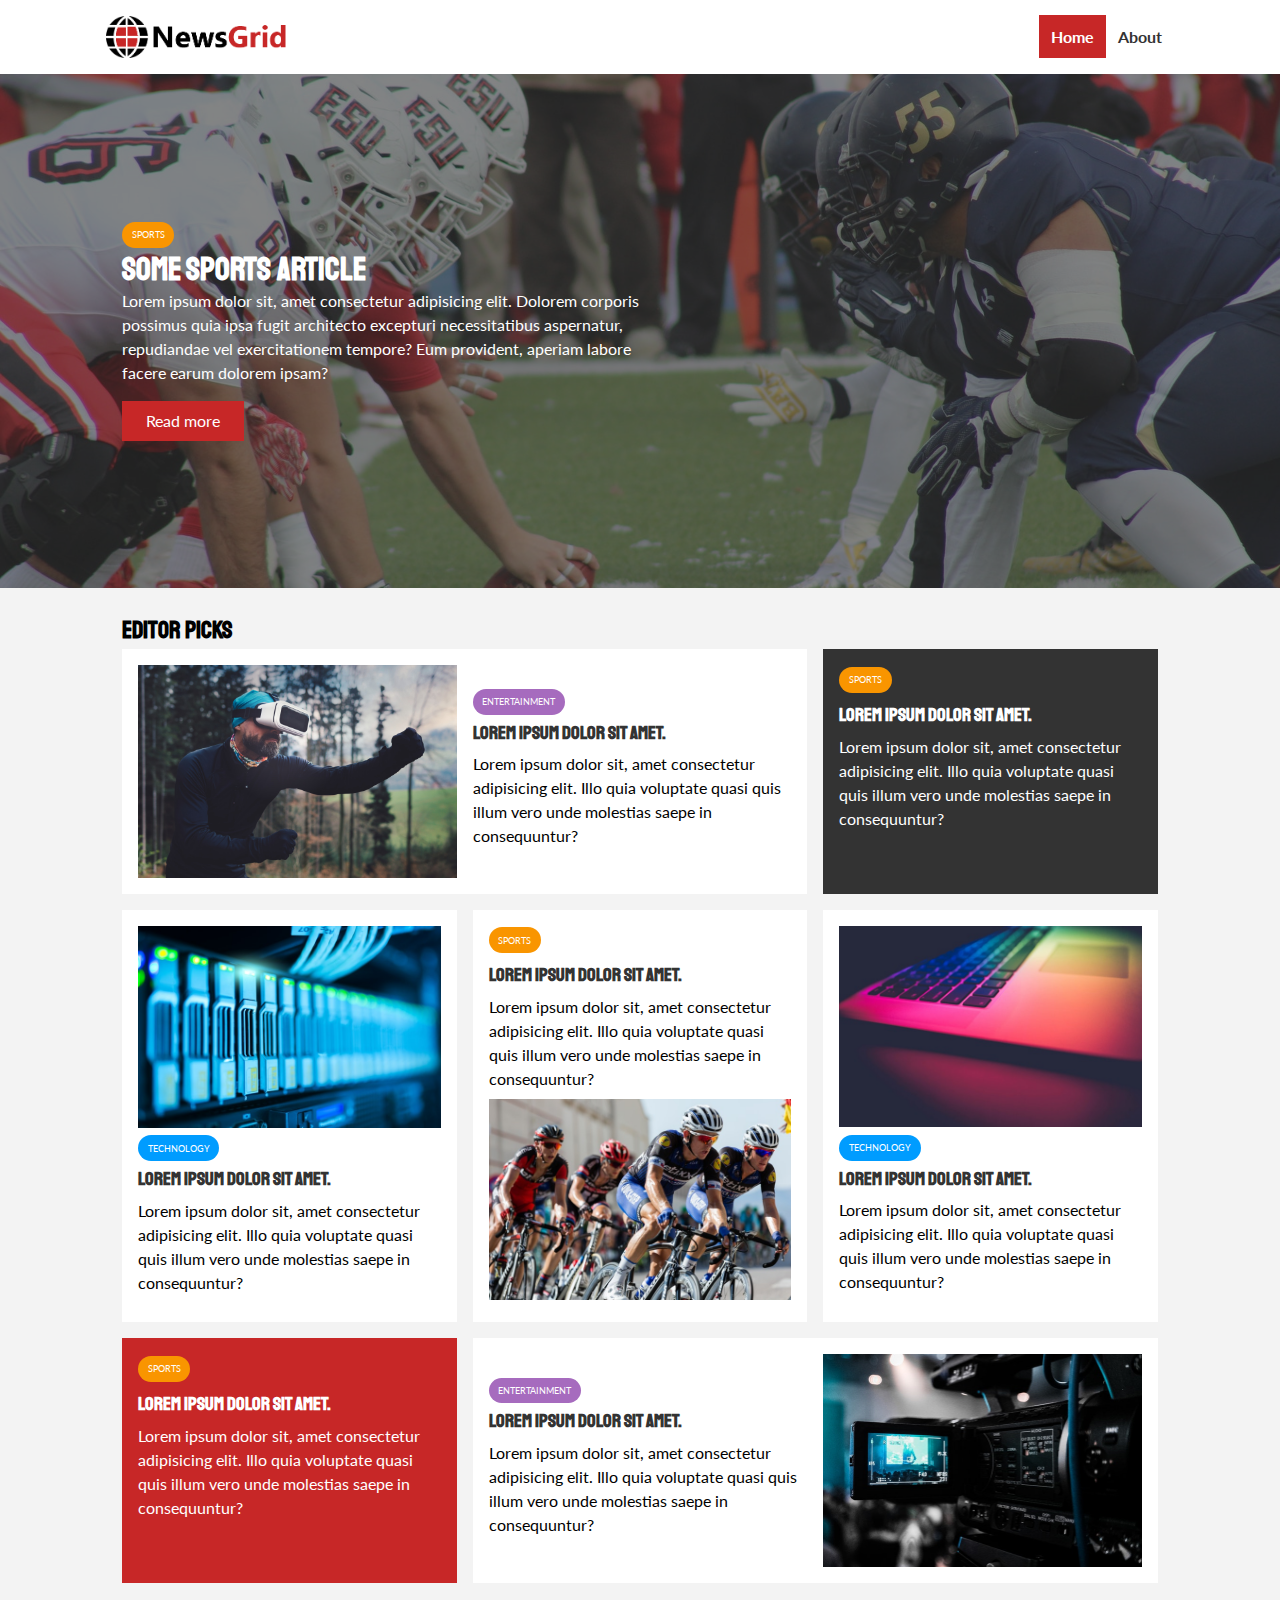
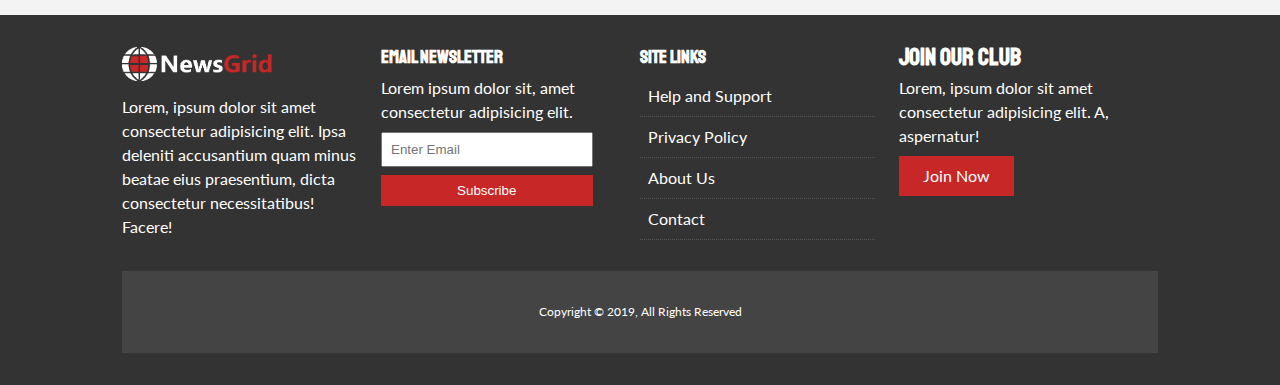
<file: index.html>
<!DOCTYPE html>
<html lang="en">
<head>
  <meta charset="UTF-8">
  <meta http-equiv="X-UA-Compatible" content="IE=edge">
  <link rel="preconnect" href="https://fonts.gstatic.com">
<link href="https://fonts.googleapis.com/css2?family=Lato&display=swap" rel="stylesheet">
  <meta name="viewport" content="width=device-width, initial-scale=1.0">
  <link rel="preconnect" href="https://fonts.gstatic.com">
<link href="https://fonts.googleapis.com/css2?family=Lato:ital,wght@1,300&family=Staatliches&display=swap" rel="stylesheet">
  <link rel="stylesheet" href="https://use.fontawesome.com/releases/v5.6.3/css/all.css" integrity="sha384-UHRtZLI+pbxtHCWp1t77Bi1L4ZtiqrqD80Kn4Z8NTSRyMA2Fd33n5dQ8lWUE00s/" crossorigin="anonymous">
  <link rel="stylesheet" href="/css/style.css">
  <link rel="stylesheet" media="screen and (max-width:768px)" href="/css/mobile.css">
  <link rel="shortcut icon" type="image/x-icon" href="/favicon.ico">
  <title>NewsGrid | Latest News</title>
</head>
<body>
  <!-- Navigation bar -->
  <nav id="main-nav">
    <div class="container">
      <img src="/image_resources/logo.png" alt="logo" class="logo">
      <div class="social">
        <a href="https:www.facebook.com" target="_blank"><i class="fab fa-facebook fa-2x"></i></a>
        <a href="https:www.twitter.com" target="_blank"><i class="fab fa-twitter fa-2x"></i></a>
        <a href="https:www.instagram.com" target="_blank"><i class="fab fa-instagram fa-2x"></i></a>
        <a href="https:www.youtube.com" target="_blank"><i class="fab fa-youtube fa-2x"></i></a>
      </div>
      <ul>
        <li><a href="index.html" class="current">Home</a></li>
        <li><a href="about.html" >About</a></li>
      </ul>
    </div>
  </nav>

  <!-- show case -->
  <header id="showcase">
    <div class="container">
      <div class="showcase-container">
        <div class="showcase-content">
          <div class="category category-sport">
            Sports</div>
            <h1>Some sports Article</h1>
            <p>Lorem ipsum dolor sit, amet consectetur adipisicing elit. Dolorem corporis possimus quia ipsa fugit architecto excepturi necessitatibus aspernatur, repudiandae vel exercitationem tempore? Eum provident, aperiam labore facere earum dolorem ipsam?</p>
            <a href="article.html" class="btn btn-primary">Read more</a>
        </div>
      </div>
    </div>
  </header>

  <!-- home articles -->
  <section id="home-articles" class="py-2">
    <div class="container">
      <h2>Editor Picks</h2>
    <div class="articles-container">
      <article class="card">
        <img src="/image_resources/articles/ent1.jpg" alt="article-1">
        <div>
          <div class="category category-ent">Entertainment  </div>
          <h3><a href="/article.html">Lorem ipsum dolor sit amet.</a></h3>
          <p>Lorem ipsum dolor sit, amet consectetur adipisicing elit. Illo quia voluptate quasi quis illum vero unde molestias saepe in consequuntur?</p>
        </div>
      </article>
      <article class="card bg-dark">
       
          <div class="category category-sport">Sports</div>
          <h3><a href="/article.html">Lorem ipsum dolor sit amet.</a></h3>
          <p>Lorem ipsum dolor sit, amet consectetur adipisicing elit. Illo quia voluptate quasi quis illum vero unde molestias saepe in consequuntur?</p>
        
      </article>
      <article class="card">
       <img src="/image_resources/articles/tech1.jpg" alt="techno">
        <div class="category category-tech">Technology</div>
        <h3><a href="/article.html">Lorem ipsum dolor sit amet.</a></h3>
        <p>Lorem ipsum dolor sit, amet consectetur adipisicing elit. Illo quia voluptate quasi quis illum vero unde molestias saepe in consequuntur?</p>
      
    </article>
    <article class="card">
       <div class="category category-sport">Sports</div>
       <h3><a href="/article.html">Lorem ipsum dolor sit amet.</a></h3>
       <p>Lorem ipsum dolor sit, amet consectetur adipisicing elit. Illo quia voluptate quasi quis illum vero unde molestias saepe in consequuntur?</p>
       <img src="/image_resources/articles/sports1.jpg" alt="techno">
   </article>
   <article class="card">
    <img src="/image_resources/articles/tech2.jpg" alt="techno">
     <div class="category category-tech">Technology</div>
     <h3><a href="/article.html">Lorem ipsum dolor sit amet.</a></h3>
     <p>Lorem ipsum dolor sit, amet consectetur adipisicing elit. Illo quia voluptate quasi quis illum vero unde molestias saepe in consequuntur?</p>
   
 </article>
 <article class="card bg-primary">
       
  <div class="category category-sport">Sports</div>
  <h3><a href="/article.html">Lorem ipsum dolor sit amet.</a></h3>
  <p>Lorem ipsum dolor sit, amet consectetur adipisicing elit. Illo quia voluptate quasi quis illum vero unde molestias saepe in consequuntur?</p>

</article>
<article class="card">
  
  <div>
    <div class="category category-ent">Entertainment  </div>
    <h3><a href="/article.html">Lorem ipsum dolor sit amet.</a></h3>
    <p>Lorem ipsum dolor sit, amet consectetur adipisicing elit. Illo quia voluptate quasi quis illum vero unde molestias saepe in consequuntur?</p>
  </div>
  <img src="/image_resources/articles/ent2.jpg" alt="article-1">
</article> 
    </div>
    </div>
  </section>

  <!-- footer -->
  <footer id="main-footer" class="py-2">
    <div class="container footer-container">
      <div><img src="/image_resources/logo_light.png" alt="logo">
      <p>Lorem, ipsum dolor sit amet consectetur adipisicing elit. Ipsa deleniti accusantium quam minus beatae eius praesentium, dicta consectetur necessitatibus! Facere!</p>
      </div>
      <div>
        <h3>Email Newsletter</h3>
        <p>Lorem ipsum dolor sit, amet consectetur adipisicing elit.</p>
        <form action="">
          <input type="email" name="email" id="email" placeholder="Enter Email">
          <input type="submit" value="Subscribe" class="btn btn-primary">
        </form>
      </div>
      <div>
        <h3>Site Links</h3>
        <ul class="list">
          <li><a href="#">Help and Support</a></li>
          <li><a href="#">Privacy Policy</a></li>
          <li><a href="#">About Us</a></li>
          <li><a href="#">Contact</a></li>
        </ul>
      </div>
      <div>
        <h2>Join Our Club</h2>
        <p>Lorem, ipsum dolor sit amet consectetur adipisicing elit. A, aspernatur!</p>
        <a href="#" class="btn btn-primary">Join Now</a>
      </div>
      <div>
        <p>
          Copyright &copy; 2019, All Rights Reserved 
        </p>
      </div>
    </div>
  </footer>
</body>
</html>
</file>
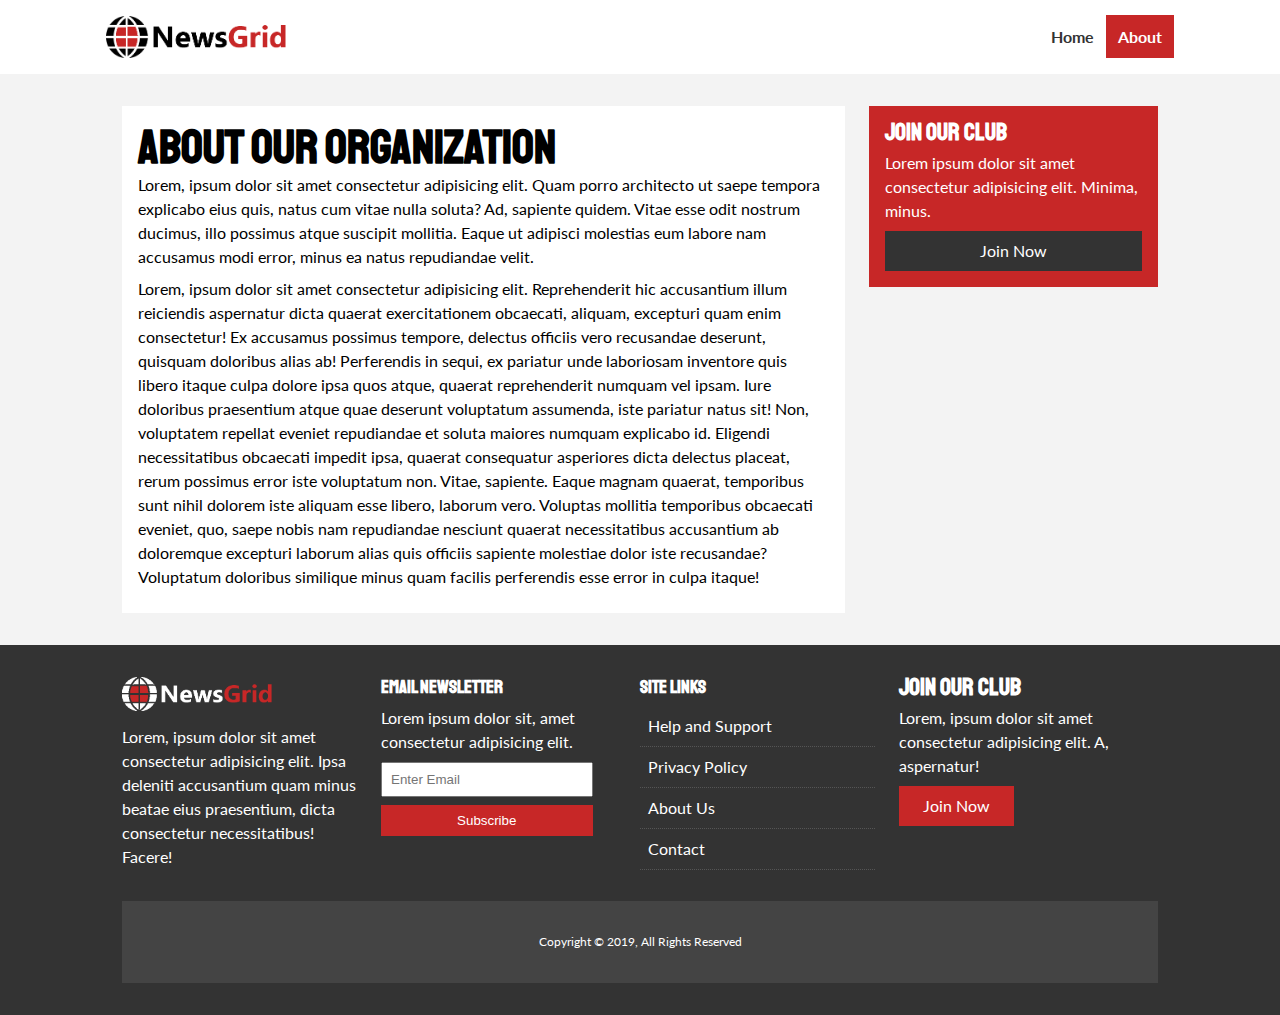
<file: about.html>
<!DOCTYPE html>
<html lang="en">
<head>
  <meta charset="UTF-8">
  <meta http-equiv="X-UA-Compatible" content="IE=edge">
  <link rel="preconnect" href="https://fonts.gstatic.com">
<link href="https://fonts.googleapis.com/css2?family=Lato&display=swap" rel="stylesheet">
  <meta name="viewport" content="width=device-width, initial-scale=1.0">
  <link rel="preconnect" href="https://fonts.gstatic.com">
<link href="https://fonts.googleapis.com/css2?family=Lato:ital,wght@1,300&family=Staatliches&display=swap" rel="stylesheet">
  <link rel="stylesheet" href="https://use.fontawesome.com/releases/v5.6.3/css/all.css" integrity="sha384-UHRtZLI+pbxtHCWp1t77Bi1L4ZtiqrqD80Kn4Z8NTSRyMA2Fd33n5dQ8lWUE00s/" crossorigin="anonymous">
  <link rel="stylesheet" href="/css/style.css">
  <link rel="stylesheet" media="screen and (max-width:768px)" href="/css/mobile.css">
  <link rel="shortcut icon" type="image/x-icon" href="/favicon.ico">
  <title>NewsGrid | About</title>
</head>
<body>
  <!-- Navigation bar -->
  <nav id="main-nav">
    <div class="container">
      <img src="/image_resources/logo.png" alt="logo" class="logo">
      <div class="social">
        <a href="https:www.facebook.com" target="_blank"><i class="fab fa-facebook fa-2x"></i></a>
        <a href="https:www.twitter.com" target="_blank"><i class="fab fa-twitter fa-2x"></i></a>
        <a href="https:www.instagram.com" target="_blank"><i class="fab fa-instagram fa-2x"></i></a>
        <a href="https:www.youtube.com" target="_blank"><i class="fab fa-youtube fa-2x"></i></a>
      </div>
      <ul>
        <li><a href="index.html" >Home</a></li>
        <li><a href="about.html" class="current">About</a></li>
      </ul>
    </div>
  </nav>

  <section id="about">
    <div class="container">
      <div class="page-container">
        <article class="card">
          <h1 class="l-heading">
            About Our Organization
          </h1>
          <p>Lorem, ipsum dolor sit amet consectetur adipisicing elit. Quam porro architecto ut saepe tempora explicabo eius quis, natus cum vitae nulla soluta? Ad, sapiente quidem. Vitae esse odit nostrum ducimus, illo possimus atque suscipit mollitia. Eaque ut adipisci molestias eum labore nam accusamus modi error, minus ea natus repudiandae velit.</p>
          <p>Lorem, ipsum dolor sit amet consectetur adipisicing elit. Reprehenderit hic accusantium illum reiciendis aspernatur dicta quaerat exercitationem obcaecati, aliquam, excepturi quam enim consectetur! Ex accusamus possimus tempore, delectus officiis vero recusandae deserunt, quisquam doloribus alias ab! Perferendis in sequi, ex pariatur unde laboriosam inventore quis libero itaque culpa dolore ipsa quos atque, quaerat reprehenderit numquam vel ipsam. Iure doloribus praesentium atque quae deserunt voluptatum assumenda, iste pariatur natus sit! Non, voluptatem repellat eveniet repudiandae et soluta maiores numquam explicabo id. Eligendi necessitatibus obcaecati impedit ipsa, quaerat consequatur asperiores dicta delectus placeat, rerum possimus error iste voluptatum non. Vitae, sapiente. Eaque magnam quaerat, temporibus sunt nihil dolorem iste aliquam esse libero, laborum vero. Voluptas mollitia temporibus obcaecati eveniet, quo, saepe nobis nam repudiandae nesciunt quaerat necessitatibus accusantium ab doloremque excepturi laborum alias quis officiis sapiente molestiae dolor iste recusandae? Voluptatum doloribus similique minus quam facilis perferendis esse error in culpa itaque!</p>
        </article>
        <aside class="card bg-primary">
          <h2>Join Our Club</h2>
          <p>Lorem ipsum dolor sit amet consectetur adipisicing elit. Minima, minus.</p>
          <a href="#" class="btn btn-dark btn-block">Join Now</a>
        </aside>
      </div>
    </div>
  </section>
  

  <!-- footer -->
  <footer id="main-footer" class="py-2">
    <div class="container footer-container">
      <div><img src="/image_resources/logo_light.png" alt="logo">
      <p>Lorem, ipsum dolor sit amet consectetur adipisicing elit. Ipsa deleniti accusantium quam minus beatae eius praesentium, dicta consectetur necessitatibus! Facere!</p>
      </div>
      <div>
        <h3>Email Newsletter</h3>
        <p>Lorem ipsum dolor sit, amet consectetur adipisicing elit.</p>
        <form action="">
          <input type="email" name="email" id="email" placeholder="Enter Email">
          <input type="submit" value="Subscribe" class="btn btn-primary">
        </form>
      </div>
      <div>
        <h3>Site Links</h3>
        <ul class="list">
          <li><a href="#">Help and Support</a></li>
          <li><a href="#">Privacy Policy</a></li>
          <li><a href="#">About Us</a></li>
          <li><a href="#">Contact</a></li>
        </ul>
      </div>
      <div>
        <h2>Join Our Club</h2>
        <p>Lorem, ipsum dolor sit amet consectetur adipisicing elit. A, aspernatur!</p>
        <a href="#" class="btn btn-primary">Join Now</a>
      </div>
      <div>
        <p>
          Copyright &copy; 2019, All Rights Reserved 
        </p>
      </div>
    </div>
  </footer>
</body>
</html>
</file>
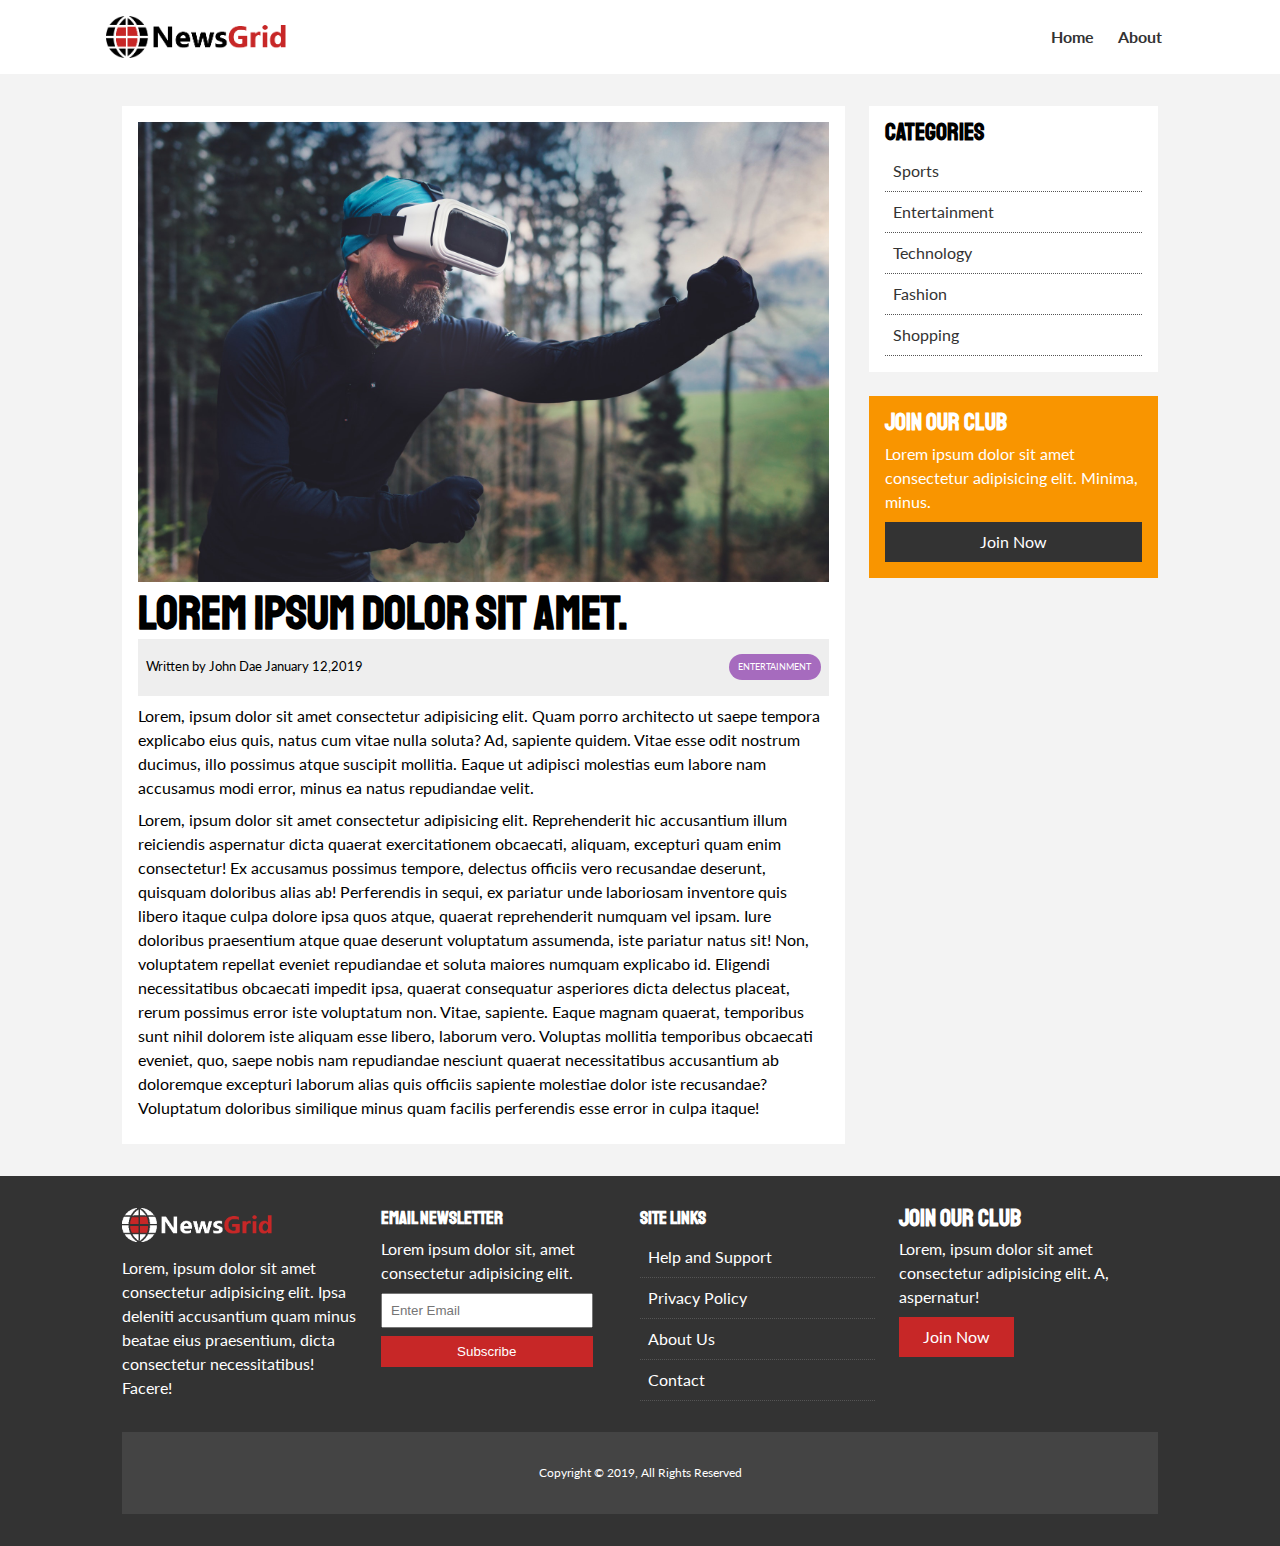
<file: article.html>
<!DOCTYPE html>
<html lang="en">
<head>
  <meta charset="UTF-8">
  <meta http-equiv="X-UA-Compatible" content="IE=edge">
  <link rel="preconnect" href="https://fonts.gstatic.com">
<link href="https://fonts.googleapis.com/css2?family=Lato&display=swap" rel="stylesheet">
  <meta name="viewport" content="width=device-width, initial-scale=1.0">
  <link rel="preconnect" href="https://fonts.gstatic.com">
<link href="https://fonts.googleapis.com/css2?family=Lato:ital,wght@1,300&family=Staatliches&display=swap" rel="stylesheet">
  <link rel="stylesheet" href="https://use.fontawesome.com/releases/v5.6.3/css/all.css" integrity="sha384-UHRtZLI+pbxtHCWp1t77Bi1L4ZtiqrqD80Kn4Z8NTSRyMA2Fd33n5dQ8lWUE00s/" crossorigin="anonymous">
  <link rel="stylesheet" href="/css/style.css">
  <link rel="stylesheet" media="screen and (max-width:768px)" href="/css/mobile.css">
  <link rel="shortcut icon" type="image/x-icon" href="/favicon.ico">
  <title>NewsGrid | Latest News</title>
</head>
<body>
  <!-- Navigation bar -->
  <nav id="main-nav">
    <div class="container">
      <img src="/image_resources/logo.png" alt="logo" class="logo">
      <div class="social">
        <a href="https:www.facebook.com" target="_blank"><i class="fab fa-facebook fa-2x"></i></a>
        <a href="https:www.twitter.com" target="_blank"><i class="fab fa-twitter fa-2x"></i></a>
        <a href="https:www.instagram.com" target="_blank"><i class="fab fa-instagram fa-2x"></i></a>
        <a href="https:www.youtube.com" target="_blank"><i class="fab fa-youtube fa-2x"></i></a>
      </div>
      <ul>
        <li><a href="index.html" >Home</a></li>
        <li><a href="about.html" >About</a></li>
      </ul>
    </div>
  </nav>

  <section id="article">
    <div class="container">
      <div class="page-container">
        <article class="card">
          <img src="/image_resources/articles/ent1.jpg" alt="">
          <h1 class="l-heading">
            Lorem ipsum dolor sit amet.
          </h1>
          <div class="meta">
            <small>
              <i class="fas fa-user"></i> Written by John Dae January 12,2019
            </small>
            <div class="category category-ent">
              Entertainment
            </div>
          </div>
          <p>Lorem, ipsum dolor sit amet consectetur adipisicing elit. Quam porro architecto ut saepe tempora explicabo eius quis, natus cum vitae nulla soluta? Ad, sapiente quidem. Vitae esse odit nostrum ducimus, illo possimus atque suscipit mollitia. Eaque ut adipisci molestias eum labore nam accusamus modi error, minus ea natus repudiandae velit.</p>
          <p>Lorem, ipsum dolor sit amet consectetur adipisicing elit. Reprehenderit hic accusantium illum reiciendis aspernatur dicta quaerat exercitationem obcaecati, aliquam, excepturi quam enim consectetur! Ex accusamus possimus tempore, delectus officiis vero recusandae deserunt, quisquam doloribus alias ab! Perferendis in sequi, ex pariatur unde laboriosam inventore quis libero itaque culpa dolore ipsa quos atque, quaerat reprehenderit numquam vel ipsam. Iure doloribus praesentium atque quae deserunt voluptatum assumenda, iste pariatur natus sit! Non, voluptatem repellat eveniet repudiandae et soluta maiores numquam explicabo id. Eligendi necessitatibus obcaecati impedit ipsa, quaerat consequatur asperiores dicta delectus placeat, rerum possimus error iste voluptatum non. Vitae, sapiente. Eaque magnam quaerat, temporibus sunt nihil dolorem iste aliquam esse libero, laborum vero. Voluptas mollitia temporibus obcaecati eveniet, quo, saepe nobis nam repudiandae nesciunt quaerat necessitatibus accusantium ab doloremque excepturi laborum alias quis officiis sapiente molestiae dolor iste recusandae? Voluptatum doloribus similique minus quam facilis perferendis esse error in culpa itaque!</p>
        </article>
        <aside id="categories" class="card">
          <h2>Categories</h2>
          <ul class="list">
            <li><a href="#"><i class="fas fa-chevron-right"></i> Sports</a></li>
            <li><a href="#"><i class="fas fa-chevron-right"></i> Entertainment</a></li>
            <li><a href="#"><i class="fas fa-chevron-right"></i> Technology</a></li>
            <li><a href="#"><i class="fas fa-chevron-right"></i> Fashion</a></li>
            <li><a href="#"><i class="fas fa-chevron-right"></i> Shopping</a></li>
          </ul>
        </aside>
        <aside class="card bg-secondary">
          <h2>Join Our Club</h2>
          <p>Lorem ipsum dolor sit amet consectetur adipisicing elit. Minima, minus.</p>
          <a href="#" class="btn btn-dark btn-block">Join Now</a>
        </aside>
      </div>
    </div>
  </section>
  

  <!-- footer -->
  <footer id="main-footer" class="py-2">
    <div class="container footer-container">
      <div><img src="/image_resources/logo_light.png" alt="logo">
      <p>Lorem, ipsum dolor sit amet consectetur adipisicing elit. Ipsa deleniti accusantium quam minus beatae eius praesentium, dicta consectetur necessitatibus! Facere!</p>
      </div>
      <div>
        <h3>Email Newsletter</h3>
        <p>Lorem ipsum dolor sit, amet consectetur adipisicing elit.</p>
        <form action="">
          <input type="email" name="email" id="email" placeholder="Enter Email">
          <input type="submit" value="Subscribe" class="btn btn-primary">
        </form>
      </div>
      <div>
        <h3>Site Links</h3>
        <ul class="list">
          <li><a href="#">Help and Support</a></li>
          <li><a href="#">Privacy Policy</a></li>
          <li><a href="#">About Us</a></li>
          <li><a href="#">Contact</a></li>
        </ul>
      </div>
      <div>
        <h2>Join Our Club</h2>
        <p>Lorem, ipsum dolor sit amet consectetur adipisicing elit. A, aspernatur!</p>
        <a href="#" class="btn btn-primary">Join Now</a>
      </div>
      <div>
        <p>
          Copyright &copy; 2019, All Rights Reserved 
        </p>
      </div>
    </div>
  </footer>
</body>
</html>
</file>
<file: css/style.css>
:root{
  --primary-color:#c72727;
  --secondary-color:#f99500;
  --light-color:#f3f3f3;
  --dark-color:#333;
  --max-width:1100px;
}

.category{
  --sport-color:#f99500;
  --ent-color:#a66bbe;
  --tech-color:#009cff;
}

*{
  margin: 0;
  padding: 0;
  box-sizing: border-box;
}

body{
  font-family: 'Lato', sans-serif;
  line-height: 1.5;
  background-color:var(--light-color);

}

a{
  color: #333;
  text-decoration: none;
}

ul{
  list-style: none;
}

img{
  width: 100%;
}
p{
  margin:.5rem 0;
}
.list li{
  padding: .5rem;
  border-bottom: #555 dotted 1px; 
}
.list li a:hover{
  color:var(--primary-color)  !important;
}

h1,h2,h3,h4,h5,h6{
  font-family: 'Staatliches', cursive;
  margin-bottom: .55rem;
  line-height: 1.3rem;
}

/* Utilility */
.container{
  max-width:var(--max-width);
  margin: auto;
  padding: 0 2rem;
  overflow: hidden;
}
.card{
  background-color: #fff;
  padding: 1rem;
}
.l-heading{
  font-size: 3rem;
}
.btn{
  display: inline-block;
  border:none;
  background-color: var(--dark-color);
  color:white;
  padding: .5rem 1.5rem;
   
}
.btn-light{
  background-color: var(--light-color);
}
.btn-primary{
  background-color: var(--primary-color);
}
.btn-secondary{
  background-color: var(--secondary-color);
}
.btn:hover{
  opacity: 0.9;
}
.btn-block{
  display: block;
  width: 100%;
  text-align: center;
}
.category{
  display: inline-block;
  color: white;
  font-size: .55rem;
  text-transform: uppercase;
  padding: .4rem .6rem;
  border-radius: 15px;
  margin-bottom: .5rem;
}

.category-sport{
  margin-bottom: .75rem;
  background-color: var(--sport-color);
}

.category-ent{
  background-color: var(--ent-color);
}

.category-tech{
  background-color: var(--tech-color);
}

#main-nav{
  background-color: #fff;
  position: sticky;
  top:0;
  z-index: 2;
}

#main-nav .container{
  display: grid;
  grid-template-columns: 6fr 3fr 2fr;
  padding: 1rem;
  align-items: center;
}

#main-nav .logo{
  width: 180px;
}

#main-nav ul{
  justify-self: end;
  display: flex;
}

#main-nav ul li a{
  padding: .75rem;
  font-weight: bold;
}

#main-nav ul li .current{
  background-color: var(--primary-color);
  color:white;
}

#main-nav ul li a:hover{
  background-color: var(--light-color);
  color: var(--dark-color);
}

#main-nav .social{
  justify-self: center;
}

#main-nav .social i{
  color: #777;
  margin-right: 0.5rem;
}

/* showcase */
 #showcase{
   color: #fff;
   background: #333;
   padding: 2rem;
   position: relative; 
 }

 #showcase:before{
   content:'';
   background: url(/image_resources/featured.jpg) no-repeat center center/cover;
   position: absolute;
   top:0;
   left: 0;
   width: 100%;
   height: 100%;
   opacity: 0.4;
 }

 #showcase .showcase-container{
   display: grid;
   grid-template-columns: repeat(2,1fr);
   justify-content: center;
   align-items: center;
   min-height: 50vh;
 }

 #showcase .showcase-content{
   z-index: 1;
 }

 #showcase .showcase-content p{
   margin-bottom: 1rem;
 }

/* home articles */
#home-articles .articles-container{
  display: grid;
   grid-template-columns: repeat(3,1fr);
   grid-gap:1rem;
}
#home-articles .articles-container>*:first-child,
#home-articles .articles-container>*:last-child{
  display: grid;
  grid-template-columns: repeat(2,1fr);
  grid-gap:1rem;
  align-items: center;
  grid-column: 1/span 2;
}
#home-articles .articles-container>*:last-child{
  grid-column: 2/span 2;
} 
.bg-dark{
  background: var(--dark-color);
  color: white;
}
.bg-primary{
  background: var(--primary-color);
  color: white;
}
.bg-secondary{
  background: var(--secondary-color);
  color: white;
}
.py-1{
  padding: 1.5rem 0rem;
}
.py-2{
  padding: 2rem 0rem;
}
.py-3{
  padding: 3rem 0rem;
}
.p-1{
  padding: 1.5rem;
}
.p-2{
  padding: 2rem;
}
.p-3{
  padding: 3rem;
}
.bg-dark h1,
.bg-dark h2,
.bg-dark h3,
.bg-dark a,
.bg-primary h1,
.bg-primary h2,
.bg-primary h3,
.bg-primary a,
.bg-secondary h1,
.bg-secondary h2,
.bg-secondary h3,
.bg-secondary a {
  color: #fff;
}

/* footer */
#main-footer{
  background: var(--dark-color);
  color: white;
}

#main-footer img{
width: 150px;
}

#main-footer a{
  color: white;
}

#main-footer .footer-container{
  display: grid;
  grid-template-columns: repeat(4,1fr);
  grid-gap:1.5rem;
}

#main-footer .footer-container>*:last-child{
  background: #444;
  padding: 1.5rem;
  text-align: center;
  font-size: .75rem;
  grid-column:1 /span4;
}

#main-footer .footer-container input[type="email"]{
  width: 90%;
  padding: .5rem;
  margin-bottom: .5rem;
}
#main-footer .footer-container input[type="submit"]{
  width: 90%;
}

.page-container{
  margin:2rem 0;
  grid-gap:1.5rem;
  display: grid;
  grid-template-columns: 5fr 2fr;
}
.page-container>*:first-child{
  grid-row:1/span 3;
}

#article .meta{
  display: flex;
  justify-content: space-between;
  align-items: center;
  background: #eee;
  padding: 0.5rem;
}
#article .meta .category{
  margin-top: 0.4rem;
}
.page-container .card .l-heading{
  margin-top: 15px;
  margin-bottom: 15px;
}
</file>
<file: css/mobile.css>
/* navigation */
#main-nav .social{
  display: none;
}
#main-nav .container{
  grid-template-columns: 1fr;
  grid-gap:1.2rem;
  
}

#main-nav ul,#main-nav .logo{
  justify-self: center;
}
#main-nav ul li a{
  padding: .50rem;
}

#home-articles .articles-container{
   grid-template-columns: repeat(2,1fr);
}
#home-articles .articles-container>*:first-child{
  grid-template-columns: 1fr;
  grid-column: 1;
}
#home-articles .articles-container>*:last-child{
  grid-template-columns: 1fr;
  grid-column: 1; 
}

@media(max-width:600px)
{
  /* stack gird items */
  #showcase .showcase-container,
  #home-articles .articles-container,
  #main-footer .footer-container{
    grid-template-columns: 1fr;
  }
  
  #main-footer .footer-container>*:last-child{
    grid-column: 1;
  }
  #main-footer .footer-container>*{
    border-bottom: #444 dotted 1px;
    padding-bottom:1rem;
  }
  #main-footer .footer-container>*:last-child,#main-footer .footer-container>*:nth-child(3),#main-footer .footer-container>*:nth-child(4){
    border:none;
  }
  .page-container{
    grid-template-columns: 1fr;
    text-align: center;
  }
  .page-container>*:first-child{
    grid-row:1;
  }
  .l-heading{
    font-size: 2rem;
  }
}
</file>
